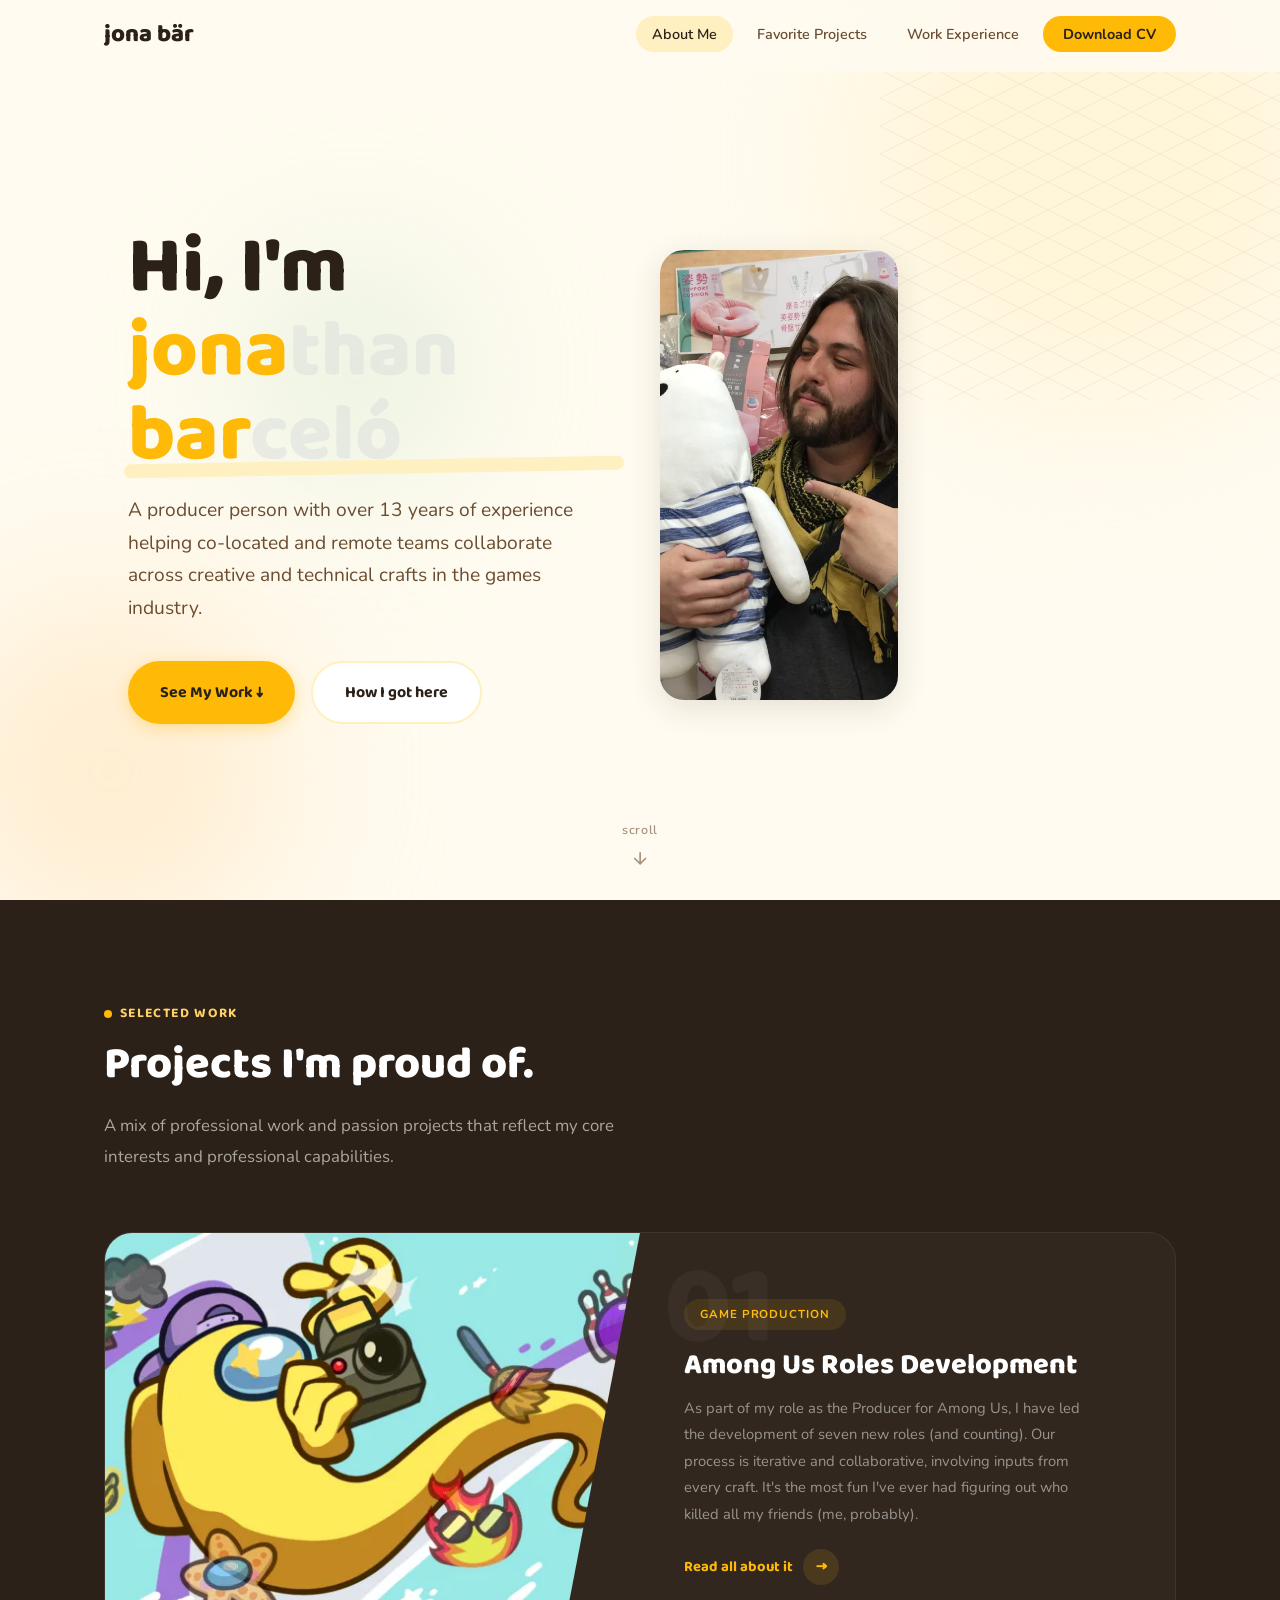
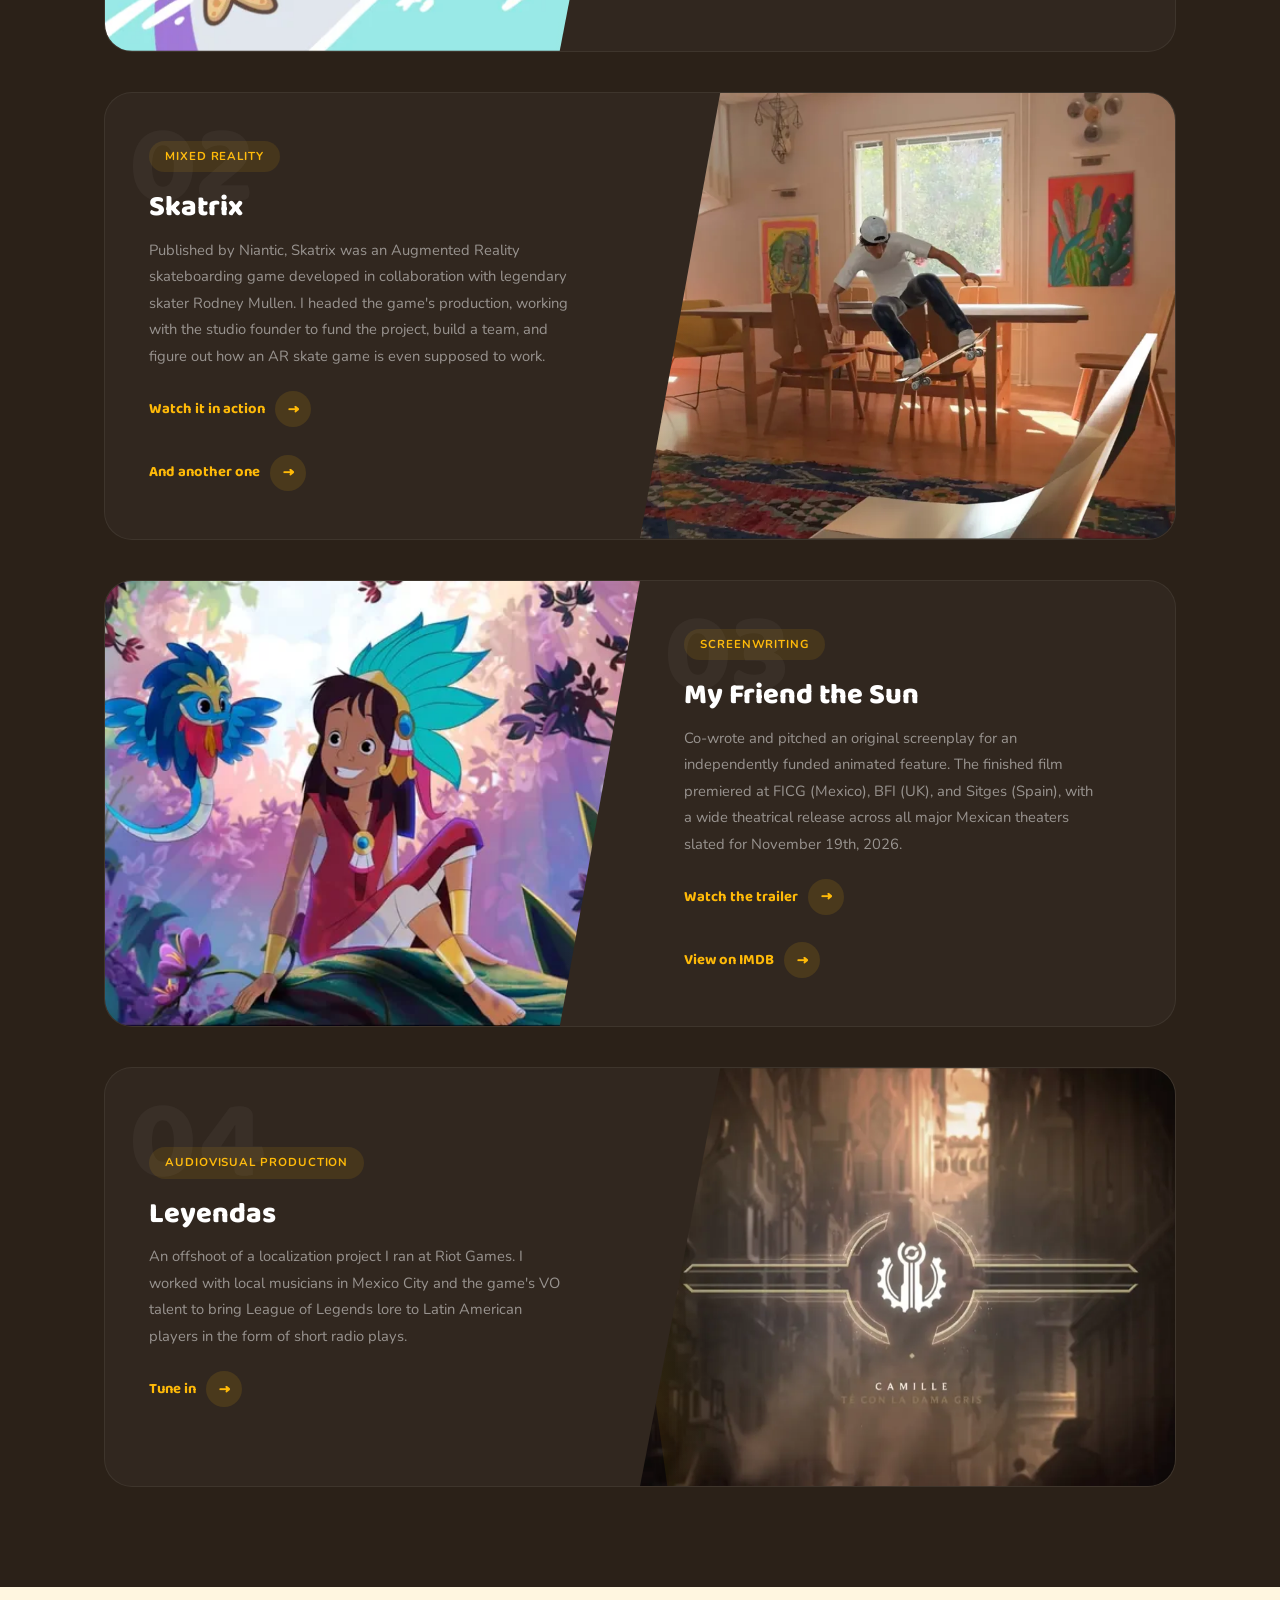
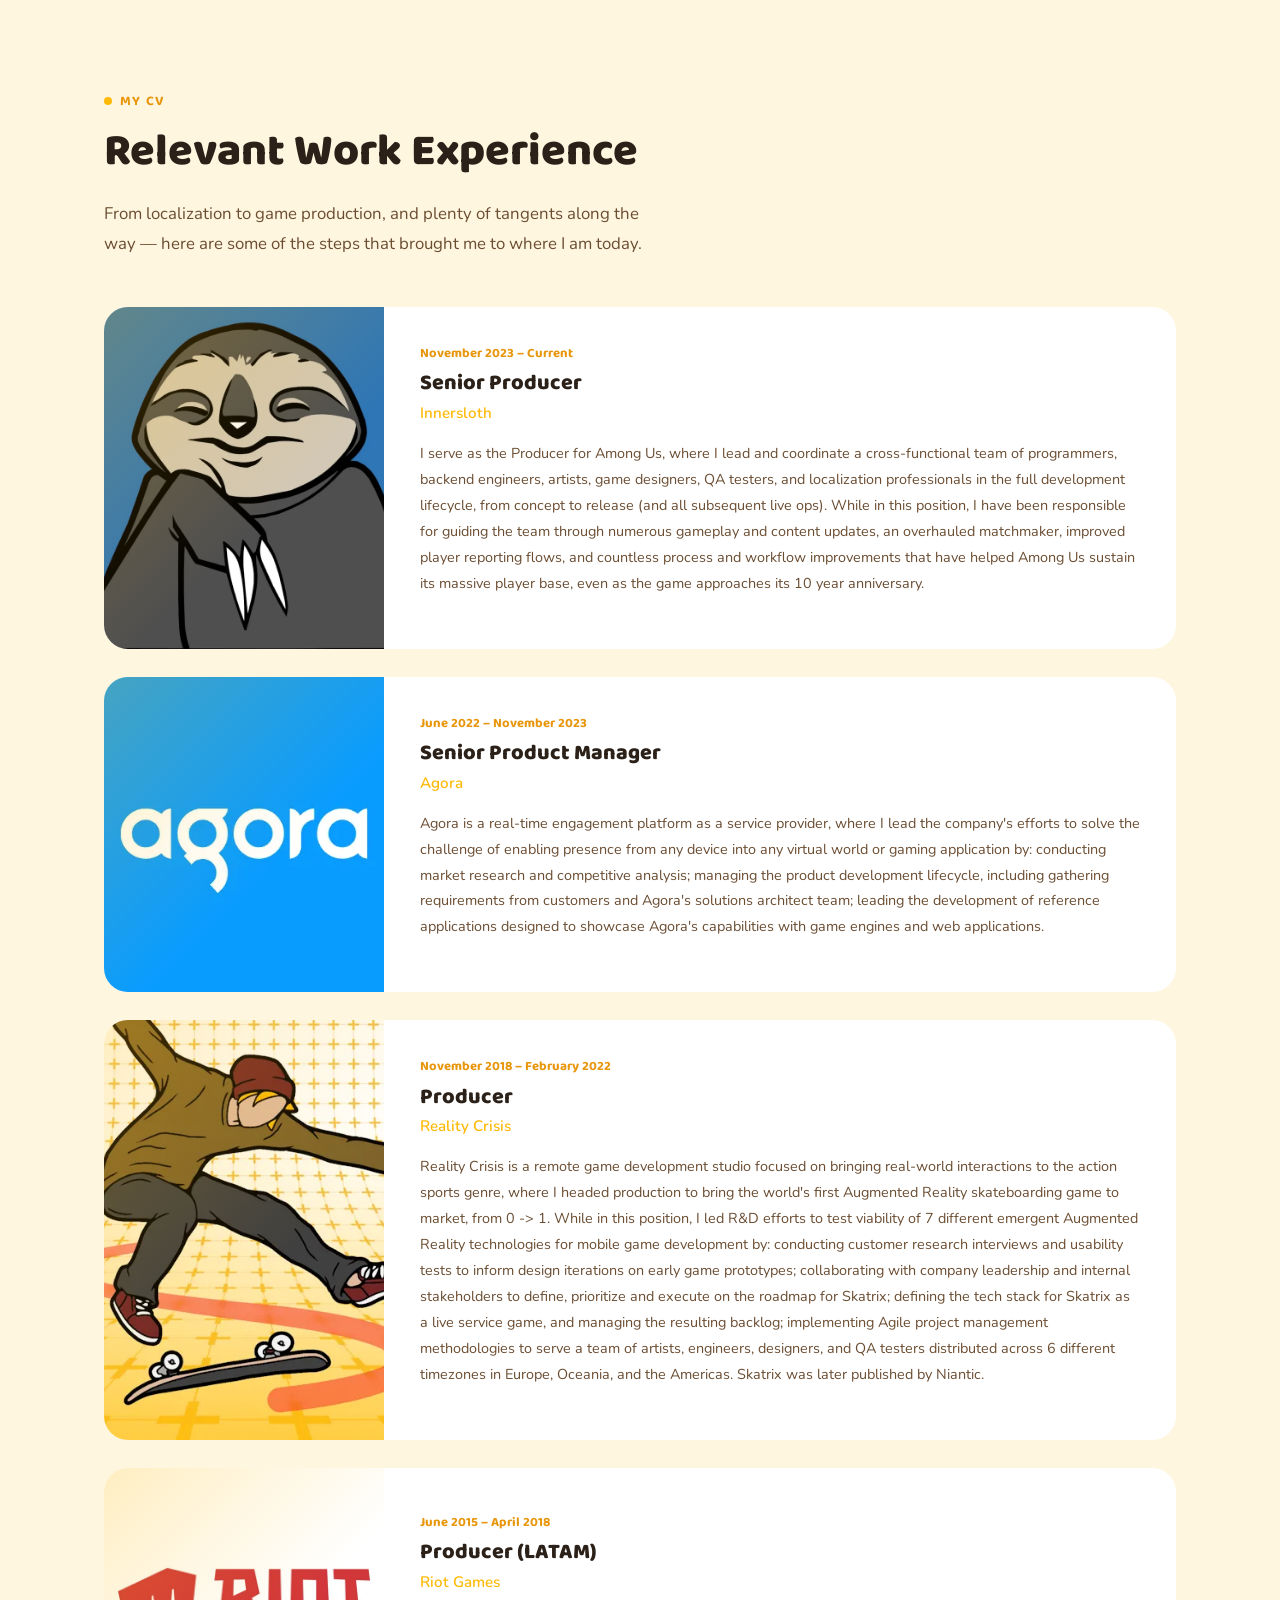
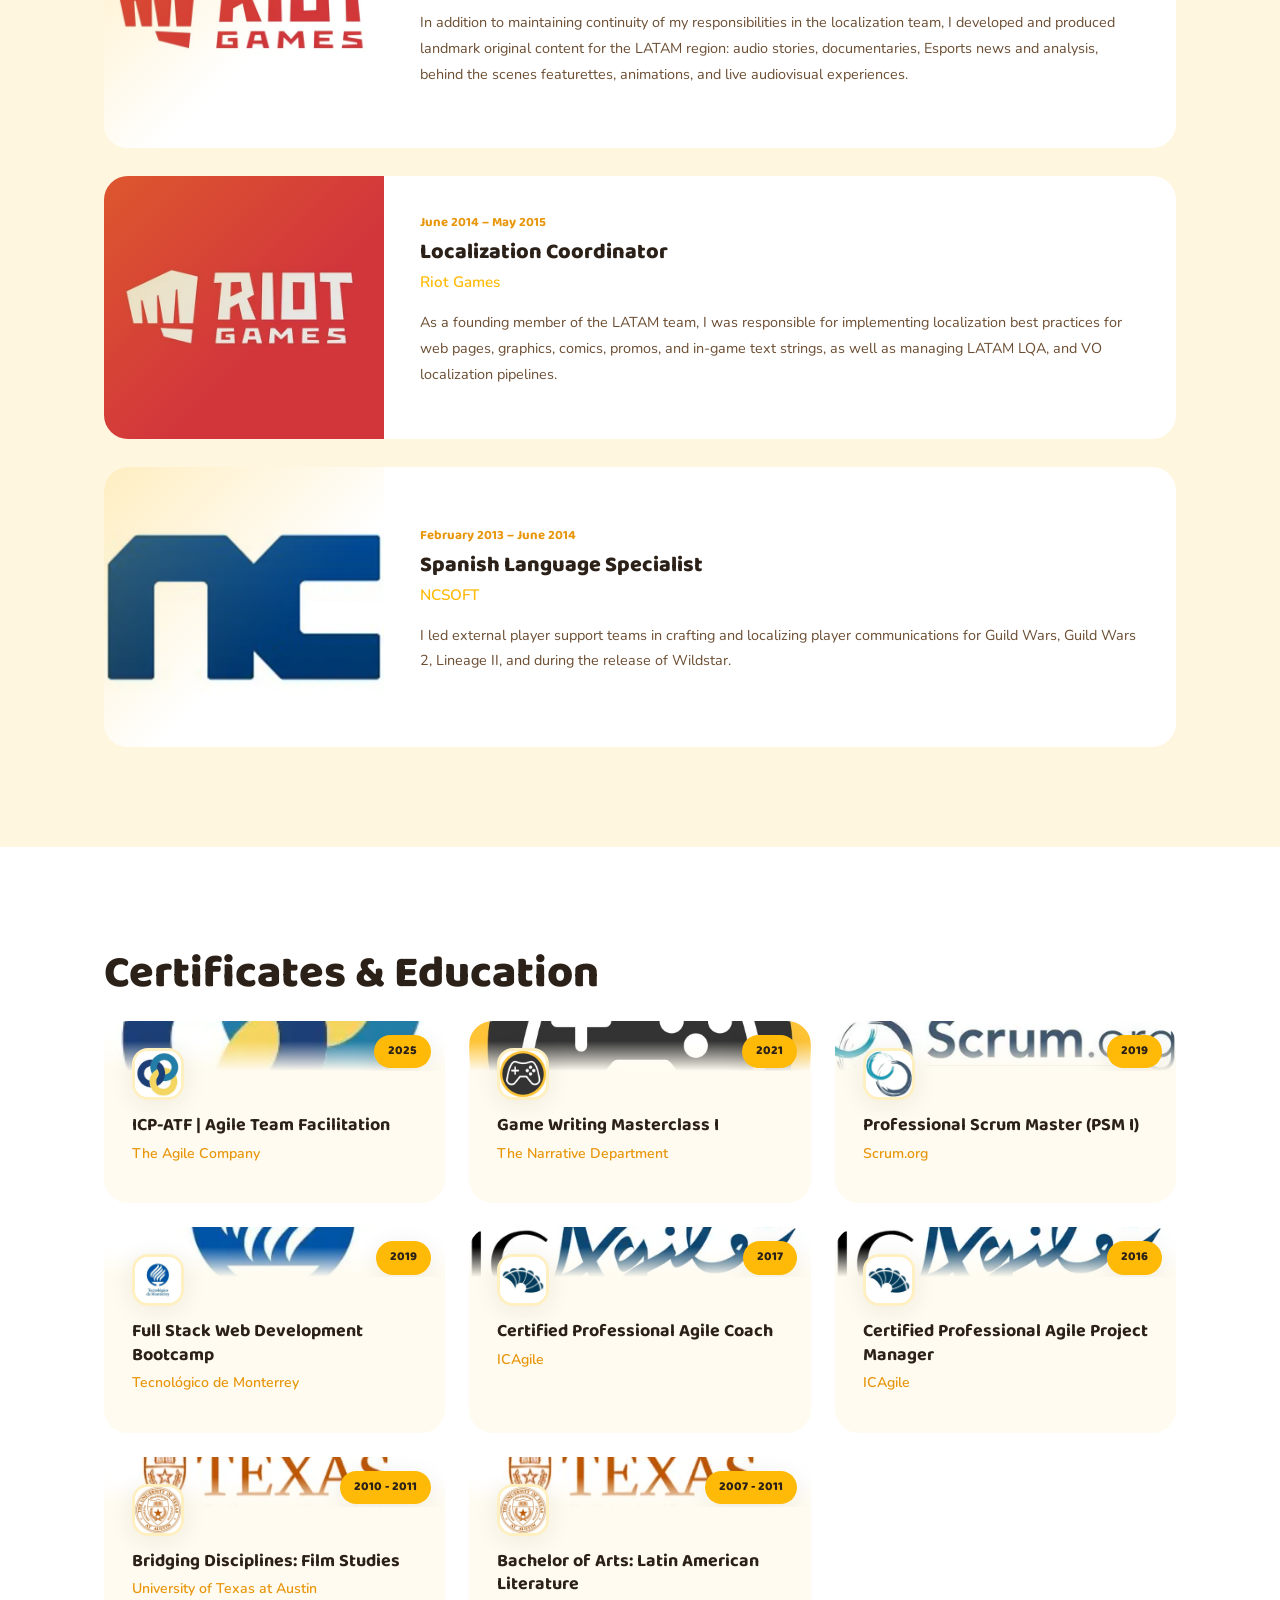
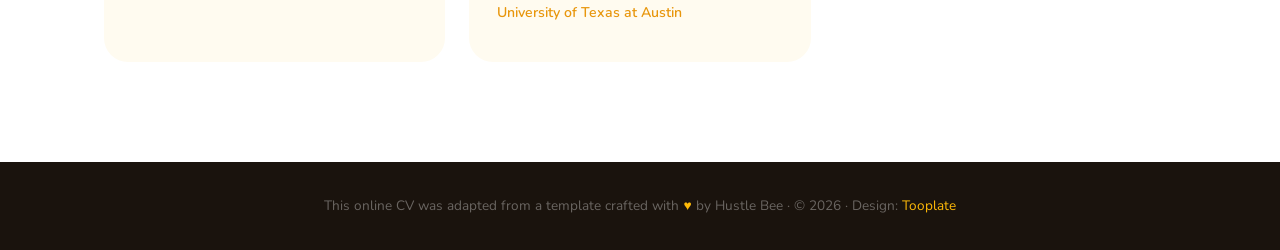
<file: index.html>
<!DOCTYPE html>

<html lang="en">
<head>
  <meta charset="UTF-8">
  <meta name="viewport" content="width=device-width, initial-scale=1.0">
  <meta name="description" content="Jonathan Barceló Iñiguez - Game Producer and Storyteller">
  <meta name="author" content="Jonathan Barceló Iñiguez">
  <meta name="theme-color" content="#FFBA08">
  <link rel="icon" href="data:image/svg+xml,<svg xmlns='http://www.w3.org/2000/svg' viewBox='0 0 100 100'><text y='.9em' font-size='90'>🐝</text></svg>">
  <title>jona.bär</title>
  <link rel="preconnect" href="https://fonts.googleapis.com">
  <link rel="preconnect" href="https://fonts.gstatic.com" crossorigin>
  <link href="https://fonts.googleapis.com/css2?family=Baloo+2:wght@700;800&family=Nunito:wght@400;600;700&display=swap" rel="stylesheet">
    <link rel="stylesheet" href="style.css">
</head>
<body>

  <!-- NAV -->
  <nav class="nav" id="nav">
    <div class="nav-inner">
      <a href="#about" class="nav-logo">jona bär</a>
      <ul class="nav-links" id="navLinks">
        <li><a href="#about">About Me</a></li>
        <!-- <li><a href="#skills">Skills</a></li> -->
        <li><a href="#projects">Favorite Projects</a></li>
        <li><a href="#experience">Work Experience</a></li>
        <li><a href="JonathanBarceloCV.pdf" target="_blank" class="nav-cta">Download CV</a></li>
      </ul>
      <button class="nav-toggle" id="navToggle" aria-label="Menu"><span></span></button>
    </div>
  </nav>

  <!-- HERO -->
  <section class="hero" id="about">
    <div class="hero-bg">
      <div class="hero-blob hero-blob-1"></div>
      <div class="hero-blob hero-blob-2"></div>
      <div class="hero-blob hero-blob-3"></div>
      <div class="hero-honeycomb"></div>
    </div>
    <div class="container hero-content">
      <div class="hero-text">
        <h2 class="hero-name">Hi, I'm<br><span class="highlight">jona<span style="opacity: 0.5; color: #d9dddc;">than</span> bar<span style="opacity: 0.5; color: #d9dddc;">celó</span></h2>
        <p class="hero-tagline">A producer person with over 13 years of experience helping co-located and remote teams collaborate across creative and technical crafts in the games industry.</p>
        <div class="hero-actions">
          <a href="#projects" class="btn btn-primary">See My Work ↓</a>
          <a href="#experience" class="btn btn-secondary">How I got here</a>
        </div>
      </div>
      <div class="hero-visual">
        <div class="hero-img-card">
          <img src="images/profile-img.webp" alt="profile" fetchpriority="high">
        </div>
      </div>
    </div>
    <div class="scroll-hint">scroll<svg viewBox="0 0 24 24" fill="none" stroke="currentColor" stroke-width="2"><path d="M12 5v14M19 12l-7 7-7-7"/></svg></div>
  </section>

  <!-- PROJECTS — DIAGONAL SPLIT -->
  <section class="projects" id="projects">
    <div class="container">
      <div class="reveal">
        <span class="section-label"><span class="dot"></span> Selected Work</span>
        <h2 class="section-title">Projects I'm proud of.</h2>
        <p class="section-desc">A mix of professional work and passion projects that reflect my core interests and professional capabilities.</p>
      </div>

      <div class="projects-list">
        <!-- Card 1 — image left, info right -->
        <div class="project-card reveal">
          <div class="project-card-img">
            <img src="images/influencer.webp" alt="Influencer" loading="lazy">
          </div>
          <div class="project-info">
            <span class="project-number">01</span>
            <span class="project-tag">Game Production</span>
            <h3 class="project-title">Among Us Roles Development</h3>
            <p class="project-desc">As part of my role as the Producer for Among Us, I have led the development of seven new roles (and counting). Our process is iterative and collaborative, involving inputs from every craft. It's the most fun I've ever had figuring out who killed all my friends (me, probably).</p>
            <a href="https://www.innersloth.com/new-ghost-crewmate-role-the-influencer-emergency-meeting-44/" class="project-link">Read all about it <span class="project-link-arrow">→</span></a>
          </div>
        </div>

        <!-- Card 2 — image right, info left (auto-reversed) -->
        <div class="project-card reveal">
          <div class="project-card-img">
            <img src="images/skatrix.webp" alt="Skatrix" loading="lazy">
          </div>
          <div class="project-info">
            <span class="project-number">02</span>
            <span class="project-tag">Mixed Reality</span>
            <h3 class="project-title">Skatrix</h3>
            <p class="project-desc">Published by Niantic, Skatrix was an Augmented Reality skateboarding game developed in collaboration with legendary skater Rodney Mullen. I headed the game's production, working with the studio founder to fund the project, build a team, and figure out how an AR skate game is even supposed to work.</p>
            <a href="https://www.tiktok.com/@sk8reeves/video/7295039915979492654" target="_blank" class="project-link">Watch it in action <span class="project-link-arrow">→</span></a><br>
            <a href="https://x.com/LinusEkenstam/status/1753402163588432108" target="_blank" class="project-link">And another one <span class="project-link-arrow">→</span></a>
          </div>
        </div>

        <!-- Card 3 — image left -->
        <div class="project-card reveal">
          <div class="project-card-img">
            <img src="images/my-friend-the-sun-poster.webp" alt="My Friend the Sun" loading="lazy">
          </div>
          <div class="project-info">
            <span class="project-number">03</span>
            <span class="project-tag">Screenwriting</span>
            <h3 class="project-title">My Friend the Sun</h3>
            <p class="project-desc">Co-wrote and pitched an original screenplay for an independently funded animated feature. The finished film premiered at <a href="https://ficg.mx/en/ficg41-revela-los-filmes-seleccionados-en-la-seccion-largometraje-internacional-de-animacion/" target="_blank">FICG (Mexico)</a>, <a href="https://whatson.bfi.org.uk/lff/Online/default.asp?BOparam%3A%3AWScontent%3A%3AloadArticle%3A%3Apermalink=animation" target="_blank">BFI (UK)</a>, and <a href="https://sitgesfilmfestival.com/en/noticies/illusions-take-over-cinema-through-animat-and-sitges-family" target="_blank">Sitges (Spain)</a>, with a wide theatrical release across all major Mexican theaters slated for November 19th, 2026.</p>
            <a href="https://www.youtube.com/watch?v=SweKB_izMR0" target="_blank" class="project-link">Watch the trailer <span class="project-link-arrow">→</span></a><br>
            <a href="https://www.imdb.com/title/tt22393352/?ref_=fn_t_1" target="_blank" class="project-link">View on IMDB <span class="project-link-arrow">→</span></a>
          </div>
        </div>

        <!-- Card 4 — image right -->
        <div class="project-card reveal">
          <div class="project-card-img">
            <img src="images/leyendas-camille.webp" alt="Leyendas" loading="lazy">
          </div>
          <div class="project-info">
            <span class="project-number">04</span>
            <span class="project-tag">Audiovisual Production</span>
            <h3 class="project-title">Leyendas</h3>
            <p class="project-desc">An offshoot of a localization project I ran at Riot Games. I worked with local musicians in Mexico City and the game's VO talent to bring League of Legends lore to Latin American players in the form of short radio plays.</p>
            <a href="https://www.youtube.com/watch?v=eNoda2gcmSQ&list=PLDSXILfy4BHFZr7q_S8JvyLmshJIanviT&index=5" target="_blank" class="project-link">Tune in <span class="project-link-arrow">→</span></a>
          </div>
        </div>
      </div>
    </div>
  </section>

  <!-- EXPERIENCE — CARDS WITH IMAGES + MARQUEE -->
  <section class="experience" id="experience">
    <div class="container">
      <div class="reveal">
        <span class="section-label"><span class="dot"></span> My CV</span>
        <h2 class="section-title">Relevant Work Experience</h2>
        <p class="section-desc">From localization to game production, and plenty of tangents along the way — here are some of the steps that brought me to where I am today.</p>
      </div>
      <div class="exp-marquee">
        <div class="exp-marquee-track"></div>
      </div>
      <div class="exp-grid">
        <div class="exp-card reveal">
          <div class="exp-card-img">
            <img src="images/innersloth.webp" alt="Creative workspace" loading="lazy">
          </div>
          <div class="exp-card-body">
            <span class="exp-card-period">November 2023 – Current</span>
            <h3 class="exp-card-role">Senior Producer</h3>
            <p class="exp-card-company">Innersloth</p>
            <p class="exp-card-desc">I serve as the Producer for Among Us, where I lead and coordinate a cross-functional team of programmers, backend engineers, artists, game designers, QA testers, and localization professionals in the full development lifecycle, from concept to release (and all subsequent live ops). While in this position, I have been responsible for guiding the team through numerous gameplay and content updates, an overhauled matchmaker, improved player reporting flows, and countless process and workflow improvements that have helped Among Us sustain its massive player base, even as the game approaches its 10 year anniversary. </p>
          </div>
        </div>
        <div class="exp-card reveal reveal-delay-1">
          <div class="exp-card-img">
            <img src="images/agora.webp" alt="Agora" loading="lazy">
          </div>
          <div class="exp-card-body">
            <span class="exp-card-period">June 2022 – November 2023</span>
            <h3 class="exp-card-role">Senior Product Manager</h3>
            <p class="exp-card-company">Agora</p>
            <p class="exp-card-desc">Agora is a real-time engagement platform as a service provider, where I lead the company's efforts to solve the challenge of enabling presence from any device into any virtual world or gaming application by: conducting market research and competitive analysis; managing the product development lifecycle, including gathering requirements from customers and Agora's solutions architect team; leading the development of reference applications designed to showcase Agora's capabilities with game engines and web applications.</p>
          </div>
        </div>
        <div class="exp-card reveal reveal-delay-2">
          <div class="exp-card-img">
            <img src="images/reality-crisis.webp" alt="Creative studio" loading="lazy">
          </div>
          <div class="exp-card-body">
            <span class="exp-card-period">November 2018 – February 2022</span>
            <h3 class="exp-card-role">Producer</h3>
            <p class="exp-card-company">Reality Crisis</p>
            <p class="exp-card-desc">Reality Crisis is a remote game development studio focused on bringing real-world interactions to the action sports genre, where I headed production to bring the world's first Augmented Reality skateboarding game to market, from 0 -> 1. While in this position, I led R&D efforts to test viability of 7 different emergent Augmented Reality technologies for mobile game development by: conducting customer research interviews and usability tests to inform design iterations on early game prototypes; collaborating with company leadership and internal stakeholders to define, prioritize and execute on the roadmap for Skatrix; defining the tech stack for Skatrix as a live service game, and managing the resulting backlog; implementing Agile project management methodologies to serve a team of artists, engineers, designers, and QA testers distributed across 6 different timezones in Europe, Oceania, and the Americas. Skatrix was later published by Niantic.</p>
          </div>
        </div>
        <div class="exp-card reveal reveal-delay-2">
          <div class="exp-card-img">
            <img src="images/riot2.webp" alt="Creative studio" loading="lazy">
          </div>
          <div class="exp-card-body">
            <span class="exp-card-period">June 2015 – April 2018</span>
            <h3 class="exp-card-role">Producer (LATAM)</h3>
            <p class="exp-card-company">Riot Games</p>
            <p class="exp-card-desc">In addition to maintaining continuity of my responsibilities in the localization team, I developed and produced landmark original content for the LATAM region: audio stories, documentaries, Esports news and analysis, behind the scenes featurettes, animations, and live audiovisual experiences.</p>
          </div>
        </div>
        <div class="exp-card reveal reveal-delay-2">
          <div class="exp-card-img">
            <img src="images/riot1.webp" alt="Creative studio" loading="lazy">
          </div>
          <div class="exp-card-body">
            <span class="exp-card-period">June 2014 – May 2015</span>
            <h3 class="exp-card-role">Localization Coordinator</h3>
            <p class="exp-card-company">Riot Games</p>
            <p class="exp-card-desc">As a founding member of the LATAM team, I was responsible for implementing localization best practices for web pages, graphics, comics, promos, and in-game text strings, as well as managing LATAM LQA, and VO localization pipelines.</p>
          </div>
        </div>
        <div class="exp-card reveal reveal-delay-2">
          <div class="exp-card-img">
            <img src="images/nc-soft.webp" alt="Creative studio" loading="lazy">
          </div>
          <div class="exp-card-body">
            <span class="exp-card-period">February 2013 – June 2014</span>
            <h3 class="exp-card-role">Spanish Language Specialist</h3>
            <p class="exp-card-company">NCSOFT</p>
            <p class="exp-card-desc">I led external player support teams in crafting and localizing player communications for Guild Wars, Guild Wars 2, Lineage II, and during the release of Wildstar.</p>
          </div>
        </div>
      </div>
    </div>
  </section>

 <!-- EDUCATION — VISUAL CARDS -->
 <section class="education" id="education">
    <div class="container">
      <div class="reveal">
        <h2 class="section-title">Certificates & Education</h2>
      </div>
      <div class="edu-cards">
        <div class="edu-card reveal">
          <div class="edu-card-img">
            <img src="images/the-agile-company-logo.webp" alt="The Agile Company" loading="lazy">
            <span class="edu-card-year">2025</span>
          </div>
          <div class="edu-card-body">
            <div class="edu-card-icon"><img src="images/the-agile-company-logo.webp" alt="icon" loading="lazy"></div>
            <h3 class="edu-card-title">ICP-ATF | Agile Team Facilitation</h3>
            <p class="edu-card-place">The Agile Company</p>
          </div>
        </div>
        <div class="edu-card reveal reveal-delay-1">
          <div class="edu-card-img">
            <img src="images/the-narrative-department.webp" alt="The Narrative Department" loading="lazy">
            <span class="edu-card-year">2021</span>
          </div>
          <div class="edu-card-body">
            <div class="edu-card-icon"><img src="images/the-narrative-department.webp" alt="icon" loading="lazy"></div>
            <h3 class="edu-card-title">Game Writing Masterclass I</h3>
            <p class="edu-card-place">The Narrative Department</p>
          </div>
        </div>
        <div class="edu-card reveal reveal-delay-2">
          <div class="edu-card-img">
            <img src="images/scrum-org-logo.webp" alt="Scrum.org" loading="lazy">
            <span class="edu-card-year">2019</span>
          </div>
          <div class="edu-card-body">
            <div class="edu-card-icon"><img src="images/scrum-org-icon.webp" alt="icon" loading="lazy"></div>
            <h3 class="edu-card-title">Professional Scrum Master (PSM I)</h3>
            <p class="edu-card-place">Scrum.org</p>
          </div>
        </div>
        <div class="edu-card reveal reveal-delay-2">
          <div class="edu-card-img">
            <img src="images/tec-monterrey.webp" alt="Tecnológico de Monterrey" loading="lazy">
            <span class="edu-card-year">2019</span>
          </div>
          <div class="edu-card-body">
            <div class="edu-card-icon"><img src="images/tec-monterrey.webp" alt="icon" loading="lazy"></div>
            <h3 class="edu-card-title">Full Stack Web Development Bootcamp</h3>
            <p class="edu-card-place">Tecnológico de Monterrey</p>
          </div>
        </div>
        <div class="edu-card reveal reveal-delay-2">
          <div class="edu-card-img">
            <img src="images/ica-logo.webp" alt="ICAgile" loading="lazy">
            <span class="edu-card-year">2017</span>
          </div>
          <div class="edu-card-body">
            <div class="edu-card-icon"><img src="images/ica-icon.webp" alt="icon" loading="lazy"></div>
            <h3 class="edu-card-title">Certified Professional Agile Coach</h3>
            <p class="edu-card-place">ICAgile</p>
          </div>
        </div>
        <div class="edu-card reveal reveal-delay-2">
          <div class="edu-card-img">
            <img src="images/ica-logo.webp" alt="ICAgile" loading="lazy">
            <span class="edu-card-year">2016</span>
          </div>
          <div class="edu-card-body">
            <div class="edu-card-icon"><img src="images/ica-icon.webp" alt="icon" loading="lazy"></div>
            <h3 class="edu-card-title">Certified Professional Agile Project Manager</h3>
            <p class="edu-card-place">ICAgile</p>
          </div>
        </div>
        <div class="edu-card reveal reveal-delay-2">
          <div class="edu-card-img">
            <img src="images/ut-logo.webp" alt="University of Texas" loading="lazy">
            <span class="edu-card-year">2010 - 2011</span>
          </div>
          <div class="edu-card-body">
            <div class="edu-card-icon"><img src="images/ut-icon.webp" alt="icon" loading="lazy"></div>
            <h3 class="edu-card-title">Bridging Disciplines: Film Studies</h3>
            <p class="edu-card-place">University of Texas at Austin</p>
          </div>
        </div>
        <div class="edu-card reveal reveal-delay-2">
          <div class="edu-card-img">
            <img src="images/ut-logo.webp" alt="University of Texas" loading="lazy">
            <span class="edu-card-year">2007 - 2011</span>
          </div>
          <div class="edu-card-body">
            <div class="edu-card-icon"><img src="images/ut-icon.webp" alt="icon" loading="lazy"></div>
            <h3 class="edu-card-title">Bachelor of Arts: Latin American Literature</h3>
            <p class="edu-card-place">University of Texas at Austin</p>
          </div>
        </div>
      </div>
    </div>
  </section>

  
  <!-- FOOTER -->
  <footer class="footer">
    <div class="container">
      <p class="footer-text">This online CV was adapted from a template crafted with <span>♥</span> by Hustle Bee · © 2026 · Design: <a href="https://www.tooplate.com" target="_blank" rel="noopener" style="color: var(--honey); text-decoration: none;">Tooplate</a></p>
    </div>
  </footer>
    <script src="logic.js"></script>
</body>
</html>
</file>
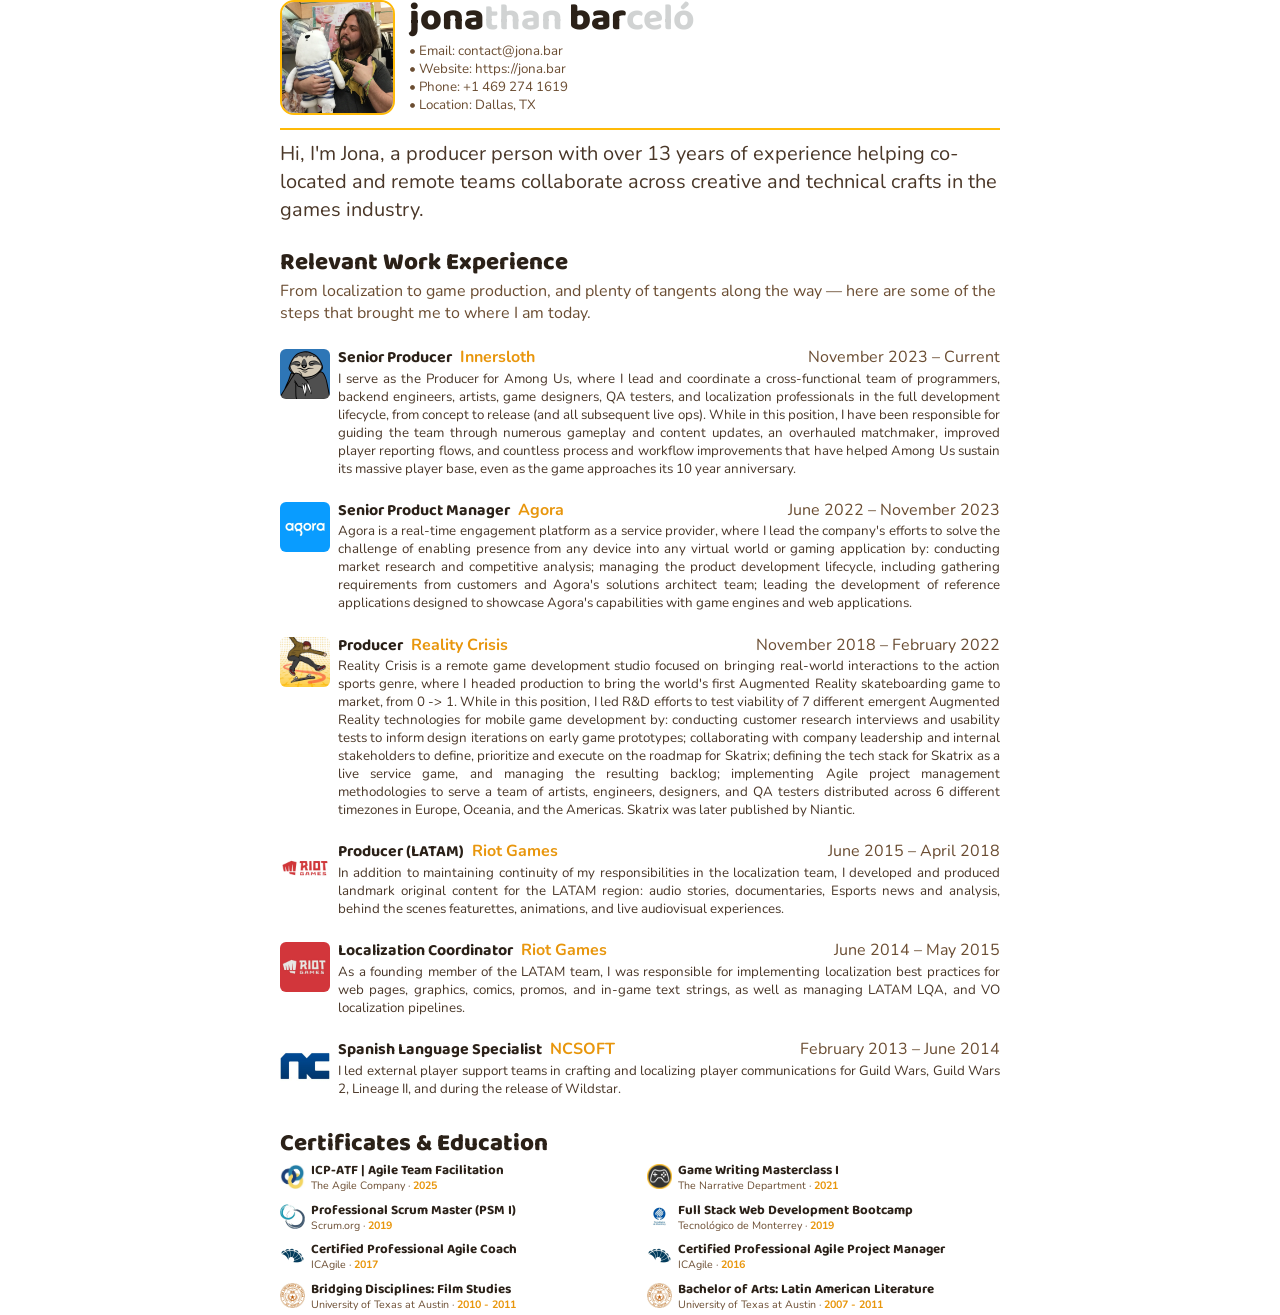
<file: cv-print.html>
<!DOCTYPE html>
<html lang="en">
<head>
  <meta charset="UTF-8">
  <meta name="viewport" content="width=device-width, initial-scale=1.0">
  <title>Jonathan Barceló — CV</title>
  <link rel="preconnect" href="https://fonts.googleapis.com">
  <link rel="preconnect" href="https://fonts.gstatic.com" crossorigin>
  <link href="https://fonts.googleapis.com/css2?family=Baloo+2:wght@400;500;600;700;800&family=Nunito:wght@400;500;600;700&display=swap" rel="stylesheet">
  <style>
    :root {
      --honey: #FFBA08;
      --amber: #E8960C;
      --cream: #FFFBF0;
      --cream-alt: #FFF6E0;
      --dark: #2B2118;
      --dark-soft: #4A3728;
      --brown: #6B4D32;
      --font-display: 'Baloo 2', cursive;
      --font-body: 'Nunito', sans-serif;
    }

    * { margin: 0; padding: 0; box-sizing: border-box; }

    @page {
      size: letter;
      margin: 0.45in 0.5in;
    }

    html, body {
      font-family: var(--font-body);
      color: var(--dark);
      font-size: 8.5pt;
      line-height: 1.35;
      -webkit-print-color-adjust: exact;
      print-color-adjust: exact;
    }

    a { color: var(--amber); text-decoration: none; }

    .page {
      max-width: 7.5in;
      margin: 0 auto;
    }

    .header {
      display: flex;
      gap: 14px;
      align-items: flex-start;
      margin-bottom: 10px;
      padding-bottom: 10px;
      border-bottom: 2.5px solid var(--honey);
    }

    .header-photo {
      width: 115px;
      height: 115px;
      border-radius: 14px;
      object-fit: cover;
      flex-shrink: 0;
      border: 2px solid var(--honey);
    }

    .header-text { flex: 1; min-width: 0; }

    .name {
      font-family: var(--font-display);
      font-size: 28pt;
      font-weight: 800;
      line-height: 1.05;
      color: var(--dark);
      margin-bottom: 3px;
    }
    .name .faded { opacity: 0.45; color: #9aa0a0; font-weight: 700; }

    .contact {
      font-size: 10pt;
      color: var(--brown);
      margin-bottom: 4px;
    }
    .contact span { margin: 0 5px; color: var(--honey); }
    .contact a { color: var(--amber); font-weight: 600; }

    .tagline {
      font-size: 15pt;
      color: var(--dark-soft);
      line-height: 1.4;
      max-width: 10in;
    }

    .section { margin-top: 10px; }


    .section-title {
      font-family: var(--font-display);
      font-size: 18pt;
      font-weight: 800;
      color: var(--dark);
      line-height: 1.15;
      margin-bottom: 3px;
    }

    .section-desc {
      font-size: 12pt;
      color: var(--brown);
      margin-bottom: 7px;
      line-height: 1.4;
    }

    .exp {
      display: flex;
      gap: 8px;
      margin-bottom: 7px;
      break-inside: avoid;
    }

    .exp-thumb {
      width: 50px;
      height: 50px;
      border-radius: 6px;
      object-fit: cover;
      flex-shrink: 0;
      margin-top: 2px;
    }

    .exp-body { flex: 1; min-width: 0; }

    .exp-head {
      display: flex;
      flex-wrap: wrap;
      align-items: baseline;
      gap: 4px 8px;
      margin-bottom: 1px;
    }

    .exp-role {
      font-family: var(--font-display);
      font-size: 12pt;
      font-weight: 700;
      color: var(--dark);
    }

    .exp-company {
      font-weight: 700;
      font-size: 12pt;
      color: var(--amber);
    }

    .exp-period {
      font-size: 12pt;
      color: var(--brown);
      margin-left: auto;
      white-space: nowrap;
    }

    .exp-desc {
      font-size: 10pt;
      color: var(--dark-soft);
      line-height: 1.35;
      text-align: justify;
    }

    .edu-grid {
      display: grid;
      grid-template-columns: 1fr 1fr;
      gap: 3px 14px;
    }

    .edu-item {
      display: flex;
      gap: 6px;
      align-items: flex-start;
      break-inside: avoid;
      padding: 3px 0;
    }

    .edu-icon {
      width: 25px;
      height: 25px;
      border-radius: 4px;
      object-fit: cover;
      flex-shrink: 0;
      margin-top: 1px;
    }

    .edu-title {
      font-family: var(--font-display);
      font-size: 10pt;
      font-weight: 700;
      color: var(--dark);
      line-height: 1.2;
    }

    .edu-place {
      font-size: 8pt;
      color: var(--brown);
    }

    .edu-year {
      font-size: 8pt;
      font-weight: 700;
      color: var(--amber);
    }

    .page-break {
      break-before: page;
      page-break-before: always;
    }
  </style>
</head>
<body>
  <div class="page">

    <header class="header">
      <img class="header-photo" src="images/profile-img.webp" alt="profile">
      <div class="header-text">
        <h1 class="name">jona<span class="faded">than</span> bar<span class="faded">celó</span></h1>
        <p class="contact">
          • Email: contact@jona.bar<br>
          • Website: https://jona.bar<br>
          • Phone: +1 469 274 1619<br>
          • Location: Dallas, TX
        </p>
      </div>
    </header>

    <section class="section">
      <p class="tagline">Hi, I'm Jona, a producer person with over 13 years of experience helping co-located and remote teams collaborate across creative and technical crafts in the games industry.</p><br>
    </section>

    <section class="section">
      <h2 class="section-title">Relevant Work Experience</h2>
      <p class="section-desc">From localization to game production, and plenty of tangents along the way — here are some of the steps that brought me to where I am today.</p><br>

      <div class="exp">
        <img class="exp-thumb" src="images/innersloth.webp" alt="Innersloth">
        <div class="exp-body">
          <div class="exp-head">
            <h3 class="exp-role">Senior Producer</h3>
            <span class="exp-company">Innersloth</span>
            <span class="exp-period">November 2023 – Current</span>
          </div>
          <p class="exp-desc">I serve as the Producer for Among Us, where I lead and coordinate a cross-functional team of programmers, backend engineers, artists, game designers, QA testers, and localization professionals in the full development lifecycle, from concept to release (and all subsequent live ops). While in this position, I have been responsible for guiding the team through numerous gameplay and content updates, an overhauled matchmaker, improved player reporting flows, and countless process and workflow improvements that have helped Among Us sustain its massive player base, even as the game approaches its 10 year anniversary.</p>
        </div>
      </div><br>

      <div class="exp">
        <img class="exp-thumb" src="images/agora.webp" alt="Agora">
        <div class="exp-body">
          <div class="exp-head">
            <h3 class="exp-role">Senior Product Manager</h3>
            <span class="exp-company">Agora</span>
            <span class="exp-period">June 2022 – November 2023</span>
          </div>
          <p class="exp-desc">Agora is a real-time engagement platform as a service provider, where I lead the company's efforts to solve the challenge of enabling presence from any device into any virtual world or gaming application by: conducting market research and competitive analysis; managing the product development lifecycle, including gathering requirements from customers and Agora's solutions architect team; leading the development of reference applications designed to showcase Agora's capabilities with game engines and web applications.</p>
        </div>
      </div><br>

      <div class="exp">
        <img class="exp-thumb" src="images/reality-crisis.webp" alt="Reality Crisis">
        <div class="exp-body">
          <div class="exp-head">
            <h3 class="exp-role">Producer</h3>
            <span class="exp-company">Reality Crisis</span>
            <span class="exp-period">November 2018 – February 2022</span>
          </div>
          <p class="exp-desc">Reality Crisis is a remote game development studio focused on bringing real-world interactions to the action sports genre, where I headed production to bring the world's first Augmented Reality skateboarding game to market, from 0 -> 1. While in this position, I led R&D efforts to test viability of 7 different emergent Augmented Reality technologies for mobile game development by: conducting customer research interviews and usability tests to inform design iterations on early game prototypes; collaborating with company leadership and internal stakeholders to define, prioritize and execute on the roadmap for Skatrix; defining the tech stack for Skatrix as a live service game, and managing the resulting backlog; implementing Agile project management methodologies to serve a team of artists, engineers, designers, and QA testers distributed across 6 different timezones in Europe, Oceania, and the Americas. Skatrix was later published by Niantic.</p>
        </div>
      </div><br>

      <div class="exp">
        <img class="exp-thumb" src="images/riot2.webp" alt="Riot Games">
        <div class="exp-body">
          <div class="exp-head">
            <h3 class="exp-role">Producer (LATAM)</h3>
            <span class="exp-company">Riot Games</span>
            <span class="exp-period">June 2015 – April 2018</span>
          </div>
          <p class="exp-desc">In addition to maintaining continuity of my responsibilities in the localization team, I developed and produced landmark original content for the LATAM region: audio stories, documentaries, Esports news and analysis, behind the scenes featurettes, animations, and live audiovisual experiences.</p>
        </div>
      </div><br>

      <div class="exp">
        <img class="exp-thumb" src="images/riot1.webp" alt="Riot Games">
        <div class="exp-body">
          <div class="exp-head">
            <h3 class="exp-role">Localization Coordinator</h3>
            <span class="exp-company">Riot Games</span>
            <span class="exp-period">June 2014 – May 2015</span>
          </div>
          <p class="exp-desc">As a founding member of the LATAM team, I was responsible for implementing localization best practices for web pages, graphics, comics, promos, and in-game text strings, as well as managing LATAM LQA, and VO localization pipelines.</p>
        </div>
      </div><br>

      <div class="exp">
        <img class="exp-thumb" src="images/nc-soft.webp" alt="NCSOFT">
        <div class="exp-body">
          <div class="exp-head">
            <h3 class="exp-role">Spanish Language Specialist</h3>
            <span class="exp-company">NCSOFT</span>
            <span class="exp-period">February 2013 – June 2014</span>
          </div>
          <p class="exp-desc">I led external player support teams in crafting and localizing player communications for Guild Wars, Guild Wars 2, Lineage II, and during the release of Wildstar.</p>
        </div>
      </div><br>
    </section>

    <section class="section">
      <h2 class="section-title">Certificates & Education</h2>
      <div class="edu-grid">
        <div class="edu-item">
          <img class="edu-icon" src="images/the-agile-company-logo.webp" alt="The Agile Company">
          <div>
            <div class="edu-title">ICP-ATF | Agile Team Facilitation</div>
            <div class="edu-place">The Agile Company · <span class="edu-year">2025</span></div>
          </div>
        </div>
        <div class="edu-item">
          <img class="edu-icon" src="images/the-narrative-department.webp" alt="The Narrative Department">
          <div>
            <div class="edu-title">Game Writing Masterclass I</div>
            <div class="edu-place">The Narrative Department · <span class="edu-year">2021</span></div>
          </div>
        </div>
        <div class="edu-item">
          <img class="edu-icon" src="images/scrum-org-icon.webp" alt="Scrum.org">
          <div>
            <div class="edu-title">Professional Scrum Master (PSM I)</div>
            <div class="edu-place">Scrum.org · <span class="edu-year">2019</span></div>
          </div>
        </div>
        <div class="edu-item">
          <img class="edu-icon" src="images/tec-monterrey.webp" alt="Tecnológico de Monterrey">
          <div>
            <div class="edu-title">Full Stack Web Development Bootcamp</div>
            <div class="edu-place">Tecnológico de Monterrey · <span class="edu-year">2019</span></div>
          </div>
        </div>
        <div class="edu-item">
          <img class="edu-icon" src="images/ica-icon.webp" alt="ICAgile">
          <div>
            <div class="edu-title">Certified Professional Agile Coach</div>
            <div class="edu-place">ICAgile · <span class="edu-year">2017</span></div>
          </div>
        </div>
        <div class="edu-item">
          <img class="edu-icon" src="images/ica-icon.webp" alt="ICAgile">
          <div>
            <div class="edu-title">Certified Professional Agile Project Manager</div>
            <div class="edu-place">ICAgile · <span class="edu-year">2016</span></div>
          </div>
        </div>
        <div class="edu-item">
          <img class="edu-icon" src="images/ut-icon.webp" alt="University of Texas">
          <div>
            <div class="edu-title">Bridging Disciplines: Film Studies</div>
            <div class="edu-place">University of Texas at Austin · <span class="edu-year">2010 - 2011</span></div>
          </div>
        </div>
        <div class="edu-item">
          <img class="edu-icon" src="images/ut-icon.webp" alt="University of Texas">
          <div>
            <div class="edu-title">Bachelor of Arts: Latin American Literature</div>
            <div class="edu-place">University of Texas at Austin · <span class="edu-year">2007 - 2011</span></div>
          </div>
        </div>
      </div>
    </section>

  </div>
</body>
</html>
</file>
<file: style.css>
*, *::before, *::after { margin: 0; padding: 0; box-sizing: border-box; }

:root {
  --honey: #FFBA08;
  --honey-light: #FFD166;
  --honey-glow: #FFF0C1;
  --amber: #E8960C;
  --cream: #FFFBF0;
  --cream-alt: #FFF6E0;
  --dark: #2B2118;
  --dark-soft: #4A3728;
  --brown: #6B4D32;
  --coral: #FF6B6B;
  --mint: #4ECDC4;
  --lavender: #A78BFA;
  --peach: #FBBF7C;
  --white: #FFFFFF;
  --shadow-soft: 0 4px 24px rgba(43, 33, 24, 0.08);
  --shadow-medium: 0 8px 32px rgba(43, 33, 24, 0.12);
  --shadow-lift: 0 16px 48px rgba(43, 33, 24, 0.18);
  --radius: 20px;
  --radius-sm: 12px;
  --radius-full: 999px;
  --font-display: 'Baloo 2', cursive;
  --font-body: 'Nunito', sans-serif;
  --bounce: cubic-bezier(0.34, 1.56, 0.64, 1);
  --ease-out: cubic-bezier(0.16, 1, 0.3, 1);
}

html { scroll-behavior: smooth; scroll-padding-top: 80px; }

body {
  font-family: var(--font-body);
  color: var(--dark);
  background: var(--cream);
  line-height: 1.7;
  font-size: 16px;
  overflow-x: hidden;
  -webkit-font-smoothing: antialiased;
}

img { max-width: 100%; display: block; }
a { text-decoration: none; color: inherit; }
button { cursor: pointer; border: none; font-family: inherit; }
.container { max-width: 1120px; margin: 0 auto; padding: 0 24px; }

.section-label {
  display: inline-flex;
  align-items: center;
  gap: 8px;
  font-family: var(--font-display);
  font-size: 0.85rem;
  font-weight: 700;
  text-transform: uppercase;
  letter-spacing: 0.1em;
  color: var(--amber);
  margin-bottom: 12px;
}
.section-label .dot {
  width: 8px; height: 8px;
  background: var(--honey);
  border-radius: 50%;
  display: inline-block;
  animation: pulse-dot 2s ease infinite;
}
.section-title {
  font-family: var(--font-display);
  font-size: clamp(2rem, 5vw, 2.8rem);
  font-weight: 800;
  color: var(--dark);
  line-height: 1.2;
  margin-bottom: 20px;
}
.section-desc {
  font-size: 1.05rem;
  color: var(--brown);
  max-width: 560px;
  line-height: 1.8;
}

/* ===== SCROLL REVEAL ===== */
.reveal {
  opacity: 0;
  transform: translateY(40px);
  transition: opacity 0.7s var(--ease-out), transform 0.7s var(--ease-out);
}
.reveal.visible { opacity: 1; transform: translateY(0); }
.reveal-delay-1 { transition-delay: 0.1s; }
.reveal-delay-2 { transition-delay: 0.2s; }
.reveal-delay-3 { transition-delay: 0.3s; }
.reveal-scale {
  opacity: 0;
  transform: scale(0.92);
  transition: opacity 0.6s var(--ease-out), transform 0.6s var(--ease-out);
}
.reveal-scale.visible { opacity: 1; transform: scale(1); }

/* ===== ANIMATIONS ===== */
@keyframes float {
  0%, 100% { transform: translateY(0) rotate(0deg); }
  50% { transform: translateY(-12px) rotate(2deg); }
}
@keyframes float-alt {
  0%, 100% { transform: translateY(0); }
  50% { transform: translateY(-8px) rotate(-3deg); }
}
@keyframes wiggle {
  0%, 100% { transform: rotate(0deg); }
  25% { transform: rotate(3deg); }
  75% { transform: rotate(-3deg); }
}
@keyframes pulse-dot {
  0%, 100% { transform: scale(1); opacity: 1; }
  50% { transform: scale(1.5); opacity: 0.6; }
}
@keyframes bee-fly {
  0% { transform: translate(0, 0) rotate(5deg); }
  25% { transform: translate(15px, -10px) rotate(-3deg); }
  50% { transform: translate(-5px, -18px) rotate(5deg); }
  75% { transform: translate(10px, -6px) rotate(-2deg); }
  100% { transform: translate(0, 0) rotate(5deg); }
}
@keyframes stripe-move {
  0% { background-position: 0 0; }
  100% { background-position: 40px 0; }
}
@keyframes hero-text-in {
  0% { opacity: 0; transform: translateY(30px) scale(0.96); }
  100% { opacity: 1; transform: translateY(0) scale(1); }
}
@keyframes marquee {
  0% { transform: translateX(0); }
  100% { transform: translateX(-50%); }
}

/* ===== NAV ===== */
.nav {
  position: fixed;
  top: 0; left: 0; right: 0;
  z-index: 1000;
  background: rgba(255, 251, 240, 0.85);
  backdrop-filter: blur(16px);
  -webkit-backdrop-filter: blur(16px);
  border-bottom: 2px solid transparent;
  transition: border-color 0.3s, box-shadow 0.3s;
}
.nav.scrolled {
  border-bottom-color: var(--honey-glow);
  box-shadow: 0 2px 20px rgba(255, 186, 8, 0.1);
}
.nav-inner {
  max-width: 1120px; margin: 0 auto; padding: 0 24px;
  display: flex; align-items: center; justify-content: space-between; height: 70px;
}
.nav-logo {
  font-family: var(--font-display); font-size: 1.5rem; font-weight: 800;
  color: var(--dark); display: flex; align-items: center; gap: 8px;
}
.nav-logo .bee-icon { font-size: 1.6rem; animation: bee-fly 4s ease-in-out infinite; display: inline-block; }
.nav-links { display: flex; align-items: center; gap: 8px; list-style: none; }
.nav-links a {
  font-family: var(--font-body); font-size: 0.9rem; font-weight: 600;
  color: var(--brown); padding: 8px 16px; border-radius: var(--radius-full);
  transition: all 0.3s var(--bounce);
}
.nav-links a:hover { color: var(--dark); background: var(--honey-glow); transform: scale(1.05); }
.nav-cta { background: var(--honey) !important; color: var(--dark) !important; font-weight: 700 !important; padding: 8px 20px !important; }
.nav-cta:hover { background: var(--amber) !important; transform: scale(1.08) !important; }
.nav-toggle {
  display: none; background: none; width: 44px; height: 44px;
  border-radius: 12px; align-items: center; justify-content: center; transition: background 0.2s;
  z-index: 1001;
}
.nav-toggle:hover { background: var(--honey-glow); }
.nav-toggle span {
  display: block; width: 22px; height: 2.5px; background: var(--dark);
  border-radius: 2px; transition: all 0.3s var(--bounce); position: relative;
}
.nav-toggle span::before, .nav-toggle span::after {
  content: ''; position: absolute; width: 22px; height: 2.5px;
  background: var(--dark); border-radius: 2px; transition: all 0.3s var(--bounce);
}
.nav-toggle span::before { top: -7px; }
.nav-toggle span::after { top: 7px; }
.nav-toggle.active span { background: transparent; }
.nav-toggle.active span::before { top: 0; transform: rotate(45deg); }
.nav-toggle.active span::after { top: 0; transform: rotate(-45deg); }

/* ===== HERO ===== */
.hero {
  min-height: 100vh; display: flex; align-items: center; 
  position: relative; overflow: hidden; background: var(--cream);
}
.hero-bg { position: absolute; inset: 0; pointer-events: none; overflow: hidden; }
.hero-blob { position: absolute; border-radius: 50%; filter: blur(80px); opacity: 0.5; }
.hero-blob-1 { width: 500px; height: 500px; background: var(--honey-glow); top: -10%; right: -5%; animation: float 8s ease-in-out infinite; }
.hero-blob-2 { width: 350px; height: 350px; background: #FFE0B2; bottom: -5%; left: -5%; animation: float-alt 10s ease-in-out infinite; }
.hero-blob-3 { width: 200px; height: 200px; background: #C8E6C9; top: 30%; left: 20%; animation: float 12s ease-in-out infinite; }
.hero-honeycomb {
  position: absolute; top: 0; right: 0; width: 400px; height: 400px; opacity: 0.06;
  background-image: url("data:image/svg+xml,%3Csvg xmlns='http://www.w3.org/2000/svg' width='56' height='28'%3E%3Cpath d='M28 0L56 14 28 28 0 14z' fill='none' stroke='%232B2118' stroke-width='1'/%3E%3C/svg%3E");
  background-size: 56px 28px;
}
.hero-content {
  position: relative; z-index: 2; padding: 110px 0 60px; width: 100%;
  display: grid; grid-template-columns: 1fr 1fr; gap: 40px; align-items: center;
  margin-left: 10%; margin-right: 10%;
}
.hero-text { }
.hero-badge {
  display: inline-flex; align-items: center; gap: 8px; background: var(--white);
  border: 2px solid var(--honey-glow); border-radius: var(--radius-full);
  padding: 8px 20px; font-size: 0.85rem; font-weight: 600; color: var(--amber);
  margin-bottom: 28px; animation: hero-text-in 0.8s var(--ease-out) both; animation-delay: 0.2s;
}
.hero-badge .status-dot { width: 8px; height: 8px; background: #4ADE80; border-radius: 50%; animation: pulse-dot 2s ease infinite; }
.hero-name {
  font-family: var(--font-display); font-size: clamp(2.8rem, 7vw, 5rem); font-weight: 800;
  line-height: 1.05; color: var(--dark); margin-bottom: 16px;
  animation: hero-text-in 0.8s var(--ease-out) both; animation-delay: 0.35s;
}
.hero-name .highlight { color: var(--honey); position: relative; display: inline-block; }
.hero-name .highlight::after {
  content: ''; position: absolute; bottom: 4px; left: -4px; right: -4px;
  height: 14px; background: var(--honey-glow); border-radius: 8px; z-index: -1; transform: rotate(-1deg);
}
.hero-tagline {
  font-size: clamp(1rem, 2vw, 1.2rem); color: var(--brown); max-width: 460px;
  line-height: 1.7; margin-bottom: 36px; animation: hero-text-in 0.8s var(--ease-out) both; animation-delay: 0.5s;
}
.hero-actions { display: flex; flex-wrap: wrap; gap: 16px; animation: hero-text-in 0.8s var(--ease-out) both; animation-delay: 0.65s; }
.btn {
  display: inline-flex; align-items: center; gap: 8px; font-family: var(--font-display);
  font-size: 1rem; font-weight: 700; padding: 16px 32px; border-radius: var(--radius-full);
  transition: all 0.35s var(--bounce);
}
.btn-primary { background: var(--honey); color: var(--dark); box-shadow: 0 4px 16px rgba(255, 186, 8, 0.35); }
.btn-primary:hover { background: var(--amber); transform: translateY(-3px) scale(1.04); box-shadow: 0 8px 28px rgba(255, 186, 8, 0.45); }
.btn-secondary { background: var(--white); color: var(--dark); border: 2px solid var(--honey-glow); }
.btn-secondary:hover { border-color: var(--honey); transform: translateY(-3px) scale(1.04); box-shadow: var(--shadow-soft); }

/* Hero visual — image collage right side */
.hero-visual {
  position: relative;
  display: grid;
  grid-template-columns: 1fr 1fr;
  grid-template-rows: 1fr 1fr;
  gap: 16px;
  height: 450px;
  animation: hero-text-in 1s var(--ease-out) both;
  animation-delay: 0.5s;
}
.hero-img-card {
  border-radius: 20px;
  overflow: hidden;
  position: relative;
  box-shadow: var(--shadow-medium);
  transition: transform 0.5s var(--bounce), box-shadow 0.4s;
}
.hero-img-card:hover {
  transform: translateY(-6px) scale(1.02);
  box-shadow: var(--shadow-lift);
  z-index: 3;
}
.hero-img-card img {
  width: 100%; height: 100%; object-fit: cover;
  transition: transform 0.6s var(--ease-out);
}
.hero-img-card:hover img { transform: scale(1.08); }
/* Layout: first card tall spanning 2 rows */
.hero-img-card:nth-child(1) {
  grid-row: 1 / 3;
  border-radius: 24px;
}
.hero-img-card:nth-child(2) { border-radius: 20px; }
.hero-img-card:nth-child(3) { border-radius: 20px; }
/* Floating sticker on collage */
.hero-visual-sticker {
  position: absolute;
  bottom: -12px; left: 50%;
  transform: translateX(-50%) rotate(-4deg);
  background: var(--honey);
  color: var(--dark);
  font-family: var(--font-display);
  font-weight: 800;
  font-size: 0.82rem;
  padding: 10px 20px;
  border-radius: var(--radius-full);
  box-shadow: var(--shadow-medium);
  z-index: 5;
  white-space: nowrap;
  animation: wiggle 5s ease-in-out infinite;
}
.hero-floating-bee {
  position: absolute; right: -20px; top: -20px; font-size: 2.8rem;
  animation: bee-fly 5s ease-in-out infinite; z-index: 4;
  filter: drop-shadow(0 6px 16px rgba(0,0,0,0.1));
}

.scroll-hint {
  position: absolute; bottom: 32px; left: 50%; transform: translateX(-50%);
  display: flex; flex-direction: column; align-items: center; gap: 8px;
  color: var(--brown); font-size: 0.78rem; font-weight: 600; letter-spacing: 0.05em;
  opacity: 0.6; animation: float 3s ease-in-out infinite;
}
.scroll-hint svg { width: 20px; height: 20px; }

/* ===== ABOUT ===== */
.about { padding: 100px 0; background: var(--white); position: relative; }
.about::before {
  content: ''; position: absolute; top: 0; left: 0; right: 0; height: 6px;
  background: repeating-linear-gradient(90deg, var(--honey) 0, var(--honey) 20px, var(--dark) 20px, var(--dark) 40px);
  animation: stripe-move 1.5s linear infinite;
}
.about-grid { display: grid; grid-template-columns: 300px 1fr; gap: 60px; align-items: center; }
.about-photo-wrap { position: relative; }
.about-photo { width: 300px; height: 380px; border-radius: 30px; overflow: hidden; box-shadow: var(--shadow-medium); }
.about-photo img { width: 100%; height: 100%; object-fit: cover; }
.about-photo-decor {
  position: absolute; width: 80px; height: 80px; border-radius: 20px;
  border: 4px solid var(--honey); top: -16px; right: -16px; z-index: -1;
  animation: wiggle 4s ease-in-out infinite;
}
.about-photo-sticker {
  position: absolute; bottom: -14px; left: -14px; background: var(--honey); color: var(--dark);
  font-family: var(--font-display); font-weight: 800; font-size: 0.82rem;
  padding: 10px 18px; border-radius: var(--radius-full); box-shadow: var(--shadow-soft);
  transform: rotate(-6deg); z-index: 3; animation: wiggle 5s ease-in-out infinite;
}
.about-text p { font-size: 1.05rem; color: var(--brown); line-height: 1.9; margin-bottom: 24px; }
.about-stats { display: flex; gap: 32px; }
.stat-item { text-align: center; padding: 20px 24px; background: var(--cream); border-radius: var(--radius); transition: transform 0.3s var(--bounce); }
.stat-item:hover { transform: translateY(-4px) scale(1.03); }
.stat-number { font-family: var(--font-display); font-size: 2rem; font-weight: 800; color: var(--honey); display: block; }
.stat-label { font-size: 0.82rem; font-weight: 600; color: var(--brown); text-transform: uppercase; letter-spacing: 0.05em; }

/* ===== SKILLS — BENTO GRID ===== */
.skills { padding: 100px 0; background: var(--cream); }
.skills-header { margin-bottom: 50px; }
.skills-bento {
  display: grid;
  grid-template-columns: repeat(4, 1fr);
  grid-auto-rows: 180px;
  gap: 18px;
}
.skill-bento-card {
  border-radius: var(--radius); overflow: hidden; position: relative;
  cursor: default; transition: transform 0.45s var(--bounce), box-shadow 0.4s;
}
.skill-bento-card:hover { transform: translateY(-6px) scale(1.02); box-shadow: var(--shadow-lift); z-index: 2; }
.skill-bento-card.span-2 { grid-column: span 2; }
.skill-bento-card.tall { grid-row: span 2; }
.skill-bento-img { width: 100%; height: 100%; object-fit: cover; transition: transform 0.6s var(--ease-out); }
.skill-bento-card:hover .skill-bento-img { transform: scale(1.1); }
.skill-bento-overlay {
  position: absolute; inset: 0;
  background: linear-gradient(to top, rgba(43,33,24,0.88) 0%, rgba(43,33,24,0.2) 50%, transparent 100%);
  display: flex; flex-direction: column; justify-content: flex-end; padding: 24px; transition: background 0.3s;
}
.skill-bento-card:hover .skill-bento-overlay {
  background: linear-gradient(to top, rgba(43,33,24,0.92) 0%, rgba(43,33,24,0.35) 60%, rgba(43,33,24,0.1) 100%);
}
.skill-bento-name { font-family: var(--font-display); font-size: 1.2rem; font-weight: 800; color: var(--white); margin-bottom: 4px; }
.skill-bento-desc {
  font-size: 0.8rem; color: rgba(255,255,255,0.6); line-height: 1.5;
  max-height: 0; overflow: hidden; transition: max-height 0.4s var(--ease-out), opacity 0.3s; opacity: 0;
}
.skill-bento-card:hover .skill-bento-desc { max-height: 60px; opacity: 1; }
.skill-bento-level {
  position: absolute; top: 16px; right: 16px; background: var(--honey); color: var(--dark);
  font-family: var(--font-display); font-size: 0.75rem; font-weight: 800;
  padding: 5px 12px; border-radius: var(--radius-full);
  opacity: 0; transform: translateY(-8px); transition: all 0.35s var(--bounce);
}
.skill-bento-card:hover .skill-bento-level { opacity: 1; transform: translateY(0); }

/* ===== PROJECTS — DIAGONAL SPLIT ===== */
.projects {
  padding: 100px 0;
  background: var(--dark);
  color: var(--white);
  position: relative;
  overflow: hidden;
}
.projects .section-label { color: var(--honey-light); }
.projects .section-title { color: var(--white); }
.projects .section-desc { color: rgba(255,255,255,0.6); }

.projects-list {
  display: flex;
  flex-direction: column;
  gap: 40px;
  margin-top: 60px;
}

/* Each project row */
.project-card {
  position: relative;
  display: grid;
  grid-template-columns: 1fr 1fr;
  min-height: 420px;
  border-radius: 28px;
  overflow: hidden;
  background: rgba(255,255,255,0.03);
  border: 1px solid rgba(255,255,255,0.06);
  transition: transform 0.5s var(--bounce), box-shadow 0.5s;
}
.project-card:hover {
  transform: translateY(-6px);
  box-shadow: 0 24px 70px rgba(0,0,0,0.35), 0 0 0 1px rgba(255,186,8,0.15);
}

/* Reverse every other card */
.project-card:nth-child(even) { direction: rtl; }
.project-card:nth-child(even) > * { direction: ltr; }

/* Image side with diagonal clip */
.project-card-img {
  position: relative;
  overflow: hidden;
  clip-path: polygon(0 0, 100% 0, 85% 100%, 0 100%);
  transition: clip-path 0.5s var(--ease-out);
}
.project-card:hover .project-card-img {
  clip-path: polygon(0 0, 100% 0, 88% 100%, 0 100%);
}
.project-card:nth-child(even) .project-card-img {
  clip-path: polygon(15% 0, 100% 0, 100% 100%, 0 100%);
}
.project-card:nth-child(even):hover .project-card-img {
  clip-path: polygon(12% 0, 100% 0, 100% 100%, 0 100%);
}
.project-card-img img {
  width: 100%;
  height: 100%;
  object-fit: cover;
  transition: transform 0.7s var(--ease-out);
}
.project-card:hover .project-card-img img {
  transform: scale(1.06);
}

/* Diagonal edge accent line */
.project-card-img::after {
  content: '';
  position: absolute;
  top: 0;
  right: -2px;
  width: 60px;
  height: 100%;
  background: linear-gradient(to right, transparent, rgba(255,186,8,0.08));
  transform: skewX(-8deg);
  pointer-events: none;
  transition: background 0.4s;
}
.project-card:hover .project-card-img::after {
  background: linear-gradient(to right, transparent, rgba(255,186,8,0.18));
}
.project-card:nth-child(even) .project-card-img::after {
  right: auto;
  left: -2px;
  background: linear-gradient(to left, transparent, rgba(255,186,8,0.08));
  transform: skewX(8deg);
}
.project-card:nth-child(even):hover .project-card-img::after {
  background: linear-gradient(to left, transparent, rgba(255,186,8,0.18));
}

/* Number watermark */
.project-number {
  position: absolute;
  top: 20px;
  left: 24px;
  font-family: var(--font-display);
  font-size: 7rem;
  font-weight: 800;
  color: rgba(255,255,255,0.04);
  line-height: 1;
  z-index: 2;
  transition: color 0.5s;
}
.project-card:hover .project-number {
  color: rgba(255,186,8,0.08);
}

/* Info side */
.project-info {
  display: flex;
  flex-direction: column;
  justify-content: center;
  padding: 48px 44px;
  position: relative;
  z-index: 3;
}
.project-tag {
  display: inline-flex;
  align-self: flex-start;
  font-size: 0.72rem;
  font-weight: 700;
  text-transform: uppercase;
  letter-spacing: 0.08em;
  color: var(--honey);
  background: rgba(255, 186, 8, 0.1);
  padding: 6px 16px;
  border-radius: var(--radius-full);
  margin-bottom: 18px;
}
.project-title {
  font-family: var(--font-display);
  font-size: clamp(1.4rem, 3vw, 1.8rem);
  font-weight: 800;
  color: var(--white);
  margin-bottom: 12px;
  line-height: 1.2;
}
.project-desc {
  font-size: 0.92rem;
  color: rgba(255,255,255,0.5);
  line-height: 1.8;
  margin-bottom: 22px;
  max-width: 420px;
}

/* Tech stack pills */
.project-stack {
  display: flex;
  flex-wrap: wrap;
  gap: 8px;
  margin-bottom: 24px;
}
.project-stack-pill {
  font-size: 0.72rem;
  font-weight: 700;
  padding: 5px 14px;
  border-radius: var(--radius-full);
  background: rgba(255,255,255,0.06);
  color: rgba(255,255,255,0.55);
  border: 1px solid rgba(255,255,255,0.08);
  transition: all 0.3s var(--bounce);
}
.project-stack-pill:hover {
  background: rgba(255,186,8,0.12);
  color: var(--honey);
  border-color: rgba(255,186,8,0.25);
  transform: translateY(-2px);
}

.project-link {
  font-family: var(--font-display);
  font-size: 0.92rem;
  font-weight: 700;
  color: var(--honey);
  display: inline-flex;
  align-items: center;
  align-self: flex-start;
  gap: 10px;
  transition: gap 0.3s var(--bounce), color 0.2s;
}
.project-link:hover { gap: 16px; color: var(--honey-light); }
.project-link-arrow {
  display: inline-flex;
  align-items: center;
  justify-content: center;
  width: 36px; height: 36px;
  background: rgba(255,186,8,0.12);
  border-radius: 50%;
  transition: background 0.3s, transform 0.3s var(--bounce);
  font-size: 1rem;
}
.project-link:hover .project-link-arrow {
  background: rgba(255,186,8,0.25);
  transform: scale(1.1);
}

/* ===== EDUCATION — VISUAL CARDS ===== */
.education { padding: 100px 0; background: var(--white); }
.edu-cards { display: grid; grid-template-columns: repeat(3, 1fr); gap: 24px; margin-top: 10px; }
.edu-card {
  border-radius: 24px; overflow: hidden; background: var(--cream);
  transition: transform 0.45s var(--bounce), box-shadow 0.4s; position: relative;
  -webkit-backface-visibility: hidden; backface-visibility: hidden;
}
.edu-card:hover { transform: translateY(-8px); box-shadow: var(--shadow-lift); }
.edu-card-img { height: 50px; overflow: hidden; position: relative; margin-bottom: -1px; }
.edu-card-img img { width: 100%; height: 100%; object-fit: cover; transition: transform 0.6s var(--ease-out); }
.edu-card:hover .edu-card-img img { transform: scale(1.08); }
.edu-card-img::after { content: ''; position: absolute; inset: 0; background: linear-gradient(to top, var(--cream) 0%, transparent 60%); }
.edu-card-year {
  position: absolute; top: 14px; right: 14px; background: var(--honey); color: var(--dark);
  font-family: var(--font-display); font-size: 0.78rem; font-weight: 800;
  padding: 6px 14px; border-radius: var(--radius-full); z-index: 2; box-shadow: var(--shadow-soft);
}
.edu-card-body { padding: 20px 28px 28px; }
.edu-card-icon {
  width: 52px; height: 52px; background: var(--white); border: 3px solid var(--honey-glow);
  border-radius: 16px; display: flex; align-items: center; justify-content: center;
  margin-top: -42px; position: relative; z-index: 3; margin-bottom: 14px;
  box-shadow: var(--shadow-soft); overflow: hidden;
}
.edu-card-icon img { width: 100%; height: 100%; object-fit: cover; }
.edu-card-title { font-family: var(--font-display); font-size: 1.12rem; font-weight: 700; color: var(--dark); margin-bottom: 4px; line-height: 1.3; }
.edu-card-place { font-size: 0.88rem; font-weight: 600; color: var(--amber); margin-bottom: 10px; }
.edu-card-desc { font-size: 0.85rem; color: var(--brown); line-height: 1.7; }

/* ===== EXPERIENCE — CARDS WITH IMAGES + MARQUEE ===== */
.experience { padding: 100px 0; background: var(--cream-alt); position: relative; overflow: hidden; }
.exp-marquee { margin-top: 10px; margin-bottom: 10px; overflow: hidden; position: relative; padding: 14px 0; }
.exp-marquee::before, .exp-marquee::after { content: ''; position: absolute; top: 0; bottom: 0; width: 80px; z-index: 2; }
.exp-marquee::before { left: 0; background: linear-gradient(to right, var(--cream-alt), transparent); }
.exp-marquee::after { right: 0; background: linear-gradient(to left, var(--cream-alt), transparent); }
.exp-marquee-track { display: flex; gap: 16px; width: max-content; animation: marquee 30s linear infinite; }
.exp-marquee-item {
  flex-shrink: 0; padding: 10px 24px; background: var(--white);
  border-radius: var(--radius-full); font-family: var(--font-display);
  font-size: 0.85rem; font-weight: 700; color: var(--brown);
  border: 2px solid var(--honey-glow); white-space: nowrap;
}
.exp-grid { display: grid; gap: 28px; }
.exp-card {
  display: grid; grid-template-columns: 280px 1fr; gap: 0; background: var(--white);
  border-radius: 24px; overflow: hidden; transition: transform 0.45s var(--bounce), box-shadow 0.4s;
}
.exp-card:hover { transform: translateY(-6px); box-shadow: var(--shadow-lift); }
.exp-card-img { position: relative; overflow: hidden; min-height: 260px; }
.exp-card-img img { width: 100%; height: 100%; object-fit: cover; transition: transform 0.6s var(--ease-out); }
.exp-card:hover .exp-card-img img { transform: scale(1.06); }
.exp-card-img::after { content: ''; position: absolute; inset: 0; background: linear-gradient(135deg, rgba(255,186,8,0.25), transparent 60%); }
.exp-card-duration {
  position: absolute; bottom: 14px; left: 14px; background: var(--dark); color: var(--honey);
  font-family: var(--font-display); font-size: 0.75rem; font-weight: 800;
  padding: 6px 14px; border-radius: var(--radius-full); z-index: 2;
}
.exp-card-body { padding: 36px; display: flex; flex-direction: column; justify-content: center; }
.exp-card-period { font-family: var(--font-display); font-size: 0.82rem; font-weight: 700; color: var(--amber); margin-bottom: 6px; }
.exp-card-role { font-family: var(--font-display); font-size: 1.35rem; font-weight: 800; color: var(--dark); margin-bottom: 4px; line-height: 1.2; }
.exp-card-company { font-size: 0.95rem; font-weight: 600; color: var(--honey); margin-bottom: 14px; }
.exp-card-desc { font-size: 0.9rem; color: var(--brown); line-height: 1.8; margin-bottom: 16px; }
.exp-tags { display: flex; flex-wrap: wrap; gap: 8px; }
.exp-tag {
  font-size: 0.75rem; font-weight: 700; padding: 5px 14px; border-radius: var(--radius-full);
  background: var(--cream); color: var(--brown); border: 1.5px solid var(--honey-glow);
  transition: all 0.25s var(--bounce);
}
.exp-tag:hover { background: var(--honey-glow); border-color: var(--honey); transform: scale(1.06); }

/* ===== CONTACT ===== */
.contact { padding: 100px 0; background: var(--dark); color: var(--white); position: relative; overflow: hidden; }
.contact::before {
  content: ''; position: absolute; top: 0; left: 0; right: 0; height: 6px;
  background: repeating-linear-gradient(90deg, var(--honey) 0, var(--honey) 20px, transparent 20px, transparent 40px);
}
.contact .section-label { color: var(--honey-light); }
.contact .section-title { color: var(--white); }
.contact .section-desc { color: rgba(255,255,255,0.6); max-width: 460px; margin-bottom: 40px; }
.contact-grid { display: grid; grid-template-columns: 1fr 1fr; gap: 60px; align-items: start; }
.contact-methods { display: flex; flex-direction: column; gap: 20px; }
.contact-method {
  display: flex; align-items: center; gap: 16px; padding: 20px 24px;
  background: rgba(255,255,255,0.06); border: 1px solid rgba(255,255,255,0.08);
  border-radius: var(--radius); transition: all 0.35s var(--bounce);
}
.contact-method:hover { border-color: var(--honey); transform: translateX(6px); background: rgba(255, 186, 8, 0.08); }
.contact-method-icon {
  width: 48px; height: 48px; background: rgba(255, 186, 8, 0.12);
  border-radius: 14px; display: flex; align-items: center; justify-content: center; flex-shrink: 0;
}
.contact-method-icon svg { width: 22px; height: 22px; fill: var(--honey); }
.contact-method-label { font-size: 0.78rem; font-weight: 600; color: rgba(255,255,255,0.4); text-transform: uppercase; letter-spacing: 0.06em; }
.contact-method-value { font-family: var(--font-display); font-size: 1rem; font-weight: 600; color: var(--white); }
.contact-form { display: flex; flex-direction: column; gap: 16px; }
.contact-form input, .contact-form textarea {
  width: 100%; padding: 16px 20px; background: rgba(255,255,255,0.06);
  border: 2px solid rgba(255,255,255,0.1); border-radius: var(--radius-sm);
  color: var(--white); font-family: var(--font-body); font-size: 0.95rem;
  transition: border-color 0.3s, box-shadow 0.3s; outline: none;
}
.contact-form input::placeholder, .contact-form textarea::placeholder { color: rgba(255,255,255,0.3); }
.contact-form input:focus, .contact-form textarea:focus { border-color: var(--honey); box-shadow: 0 0 0 4px rgba(255, 186, 8, 0.15); }
.contact-form textarea { min-height: 120px; resize: vertical; }
.btn-submit {
  align-self: flex-start; background: var(--honey); color: var(--dark);
  font-family: var(--font-display); font-size: 1rem; font-weight: 700;
  padding: 16px 36px; border-radius: var(--radius-full); transition: all 0.35s var(--bounce);
}
.btn-submit:hover { background: var(--amber); transform: translateY(-3px) scale(1.04); box-shadow: 0 8px 28px rgba(255, 186, 8, 0.35); }

/* ===== FOOTER ===== */
.footer { padding: 32px 0; background: #1A130D; text-align: center; }
.footer-text { font-size: 0.85rem; color: rgba(255,255,255,0.35); }
.footer-text span { color: var(--honey); }
.footer-socials { display: flex; justify-content: center; gap: 16px; margin-bottom: 16px; }
.footer-socials a {
  width: 40px; height: 40px; display: flex; align-items: center; justify-content: center;
  border-radius: 12px; background: rgba(255,255,255,0.06); color: rgba(255,255,255,0.5);
  font-size: 1.1rem; transition: all 0.3s var(--bounce);
}
.footer-socials a:hover { background: var(--honey); color: var(--dark); transform: translateY(-3px); }

/* ===== RESPONSIVE ===== */
@media (max-width: 1024px) {
  .skills-bento { grid-template-columns: repeat(3, 1fr); grid-auto-rows: 160px; }
  .project-info { padding: 36px 32px; }
}
@media (max-width: 900px) {
  .about-grid { grid-template-columns: 1fr; gap: 40px; text-align: center; }
  .about-photo-wrap { display: flex; justify-content: center; }
  .about-photo { width: 240px; height: 300px; }
  .about-stats { justify-content: center; }
  .contact-grid { grid-template-columns: 1fr; gap: 40px; }
  .exp-card { grid-template-columns: 1fr; }
  .exp-card-img { min-height: 200px; }
  .hero-floating-bee { display: none; }
  .edu-cards { grid-template-columns: 1fr; }
  .hero-content { grid-template-columns: 1fr; gap: 24px; }
  .hero-visual { height: 320px; }

  /* Projects stack vertically on tablet */
  .project-card {
    grid-template-columns: 1fr;
    min-height: auto;
  }
  .project-card:nth-child(even) { direction: ltr; }
  .project-card-img {
    clip-path: polygon(0 0, 100% 0, 100% 85%, 0 100%) !important;
    min-height: 260px;
  }
  .project-card-img::after { display: none; }
  .project-info { padding: 28px 28px 36px; }
  .project-number { font-size: 5rem; }
}
@media (max-width: 768px) {
  .nav-links {
    position: absolute; top: 70px; left: 0; right: 0;
    height: calc(100vh - 70px);
    background: rgba(255, 251, 240, 0.97); backdrop-filter: blur(20px); -webkit-backdrop-filter: blur(20px);
    flex-direction: column; align-items: center; justify-content: flex-start;
    padding: 40px 24px 40px;
    gap: 16px;
    transform: translateY(-120%); transition: transform 0.4s var(--ease-out); overflow-y: auto;
    z-index: 999;
  }
  .nav-links.open { transform: translateY(0); }
  .nav-links a { font-size: 1.15rem; padding: 14px 28px; width: 100%; text-align: center; }
  .nav-toggle { display: flex; }
  .skills-bento { grid-template-columns: repeat(2, 1fr); grid-auto-rows: 150px; }
  .skill-bento-card.tall { grid-row: span 1; }
  .about-stats { flex-wrap: wrap; gap: 16px; }
  .stat-item { flex: 1; min-width: 100px; }
  .scroll-hint { display: none; }
  .project-card-img { min-height: 220px; }

  /* Hero mobile — compact, show collage below */
  .hero { min-height: auto; }
  .hero-content { padding: 100px 0 50px; grid-template-columns: 1fr; }
  .hero-visual { height: 220px; gap: 10px; }
  .hero-visual-sticker { font-size: 0.75rem; padding: 8px 16px; bottom: -10px; }
  .hero-floating-bee { font-size: 2rem; right: -10px; top: -10px; }
  .hero-name { font-size: clamp(2.4rem, 10vw, 3.2rem); }
  .hero-tagline { margin-bottom: 28px; }
}
@media (max-width: 480px) {
  .hero-name { font-size: 2.2rem; }
  .hero-visual { height: 180px; }
  .btn { padding: 14px 24px; font-size: 0.9rem; }
  .section-title { font-size: 1.8rem; }
  .skills-bento { grid-template-columns: 1fr 1fr; grid-auto-rows: 140px; }
  .exp-card-body { padding: 24px; }
}
</file>
